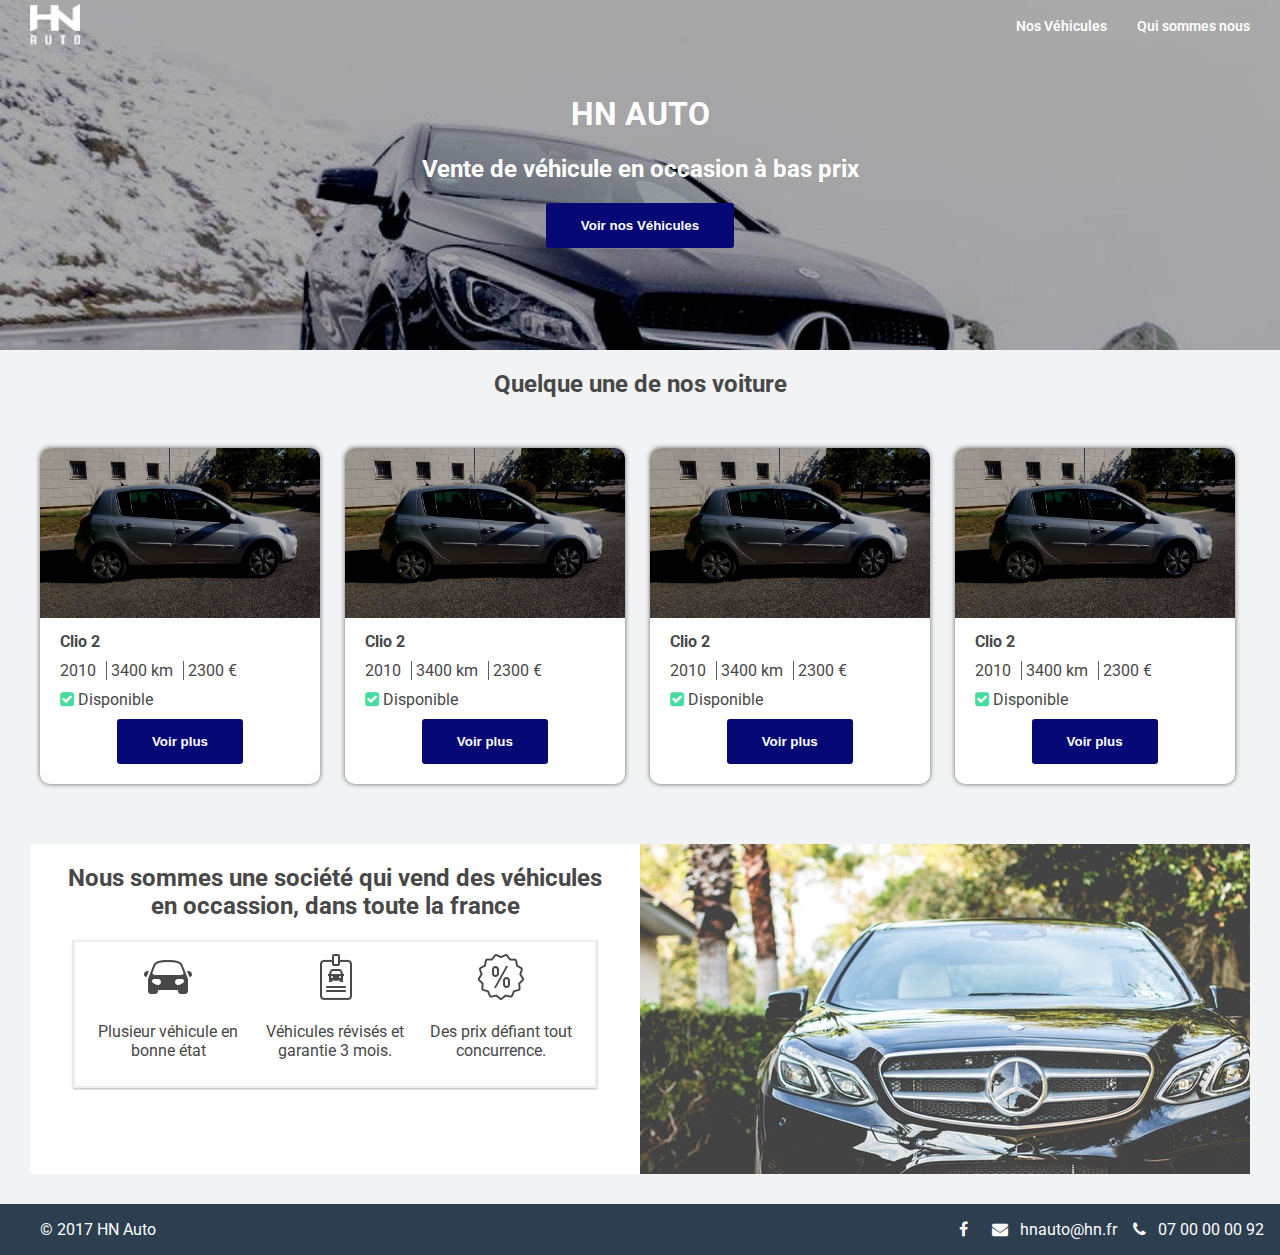
<file: index.html>
<!DOCTYPE html>
<html lang="en">
<head>
    <meta charset="UTF-8">
    <meta name="viewport" content="width=device-width, initial-scale=1.0">
    <meta http-equiv="X-UA-Compatible" content="ie=edge">
    <link rel="stylesheet" href="https://maxcdn.bootstrapcdn.com/font-awesome/4.5.0/css/font-awesome.min.css">
    <link rel="stylesheet" href="css/style.css">
    <link href="https://fonts.googleapis.com/css?family=Roboto" rel="stylesheet">
    <script src="https://cdnjs.cloudflare.com/ajax/libs/jquery/3.2.1/jquery.min.js"></script>
    <script src="script/burger.js"></script>
    <title>Document</title>
</head>
<body>
<header class="header-hp">
    <nav class="nav-hp">
        <div class="logo">
            <img src="img/logo.png" alt="">
        </div>
        <ul class="menu">
            <li><a href="voiture.html">Nos Véhicules</a></li>
            <li><a href="index.html">Qui sommes nous</a></li>
        </ul>
        <div class="burger-button">
                <span class="burger-top"></span>
                <span class="burger-middle"></span>
                <span class="burger-bottom"></span>
        </div>
        <div class="burger-menu">
        <ul>
            <li>
            <a href="voiture.html">Nos véhicules</a>
            </li>
            <li>
            <a href="index.htmt">Qui sommes nous</a>
            </li>
        <ul>
        </div>
    </nav>
    <div class="title">
        <h1>HN AUTO</h1>
        <h2>Vente de véhicule en occasion à bas prix</h2>
        <div class="content-btn">
            <a href="voiture.html"><button>Voir nos Véhicules</button></a>
        </div>
    </div>
</header>
<div>
    <h2>Quelque une de nos voiture</h2>     
</div>
<div class="row container">
    <div class="col-l-3 col-m-6 col-s-12">
        <div class="content-voiture">
            <div>
                <img src="img/clio3.jpeg" alt="">
            </div>
            <div class="content-info">
                <div class="name-car">Clio 2</div>
                <div class="info-car">
                    <span>2010</span>
                    <span>3400 km</span>
                    <span>2300 €</span>
                </div>
                <div>
                    <i class="fa fa-check-square" aria-hidden="true"></i>
                    Disponible
                </div>
                <div class="content-btn">
                    <a href="voiture.html"><button>Voir plus</button></a>
                </div>
            </div>
             
        </div>
    </div>
    <div class="col-l-3 col-m-6 col-s-12">
            <div class="content-voiture">
                <div>
                    <img src="img/clio3.jpeg" alt="">
                </div>
                <div class="content-info">
                    <div class="name-car">Clio 2</div>
                    <div class="info-car">
                        <span>2010</span>
                        <span>3400 km</span>
                        <span>2300 €</span>
                    </div>
                    <div>
                        <i class="fa fa-check-square" aria-hidden="true"></i>
                        Disponible
                    </div>
                    <div class="content-btn">
                        <a href="voiture.html"><button>Voir plus</button></a>
                    </div>
                </div>
                    
            </div>
    </div>
    <div class="col-l-3 col-m-6 col-s-12">
            <div class="content-voiture">
                <div>
                    <img src="img/clio3.jpeg" alt="">
                </div>
                <div class="content-info">
                    <div class="name-car">Clio 2</div>
                    <div class="info-car">
                        <span>2010</span>
                        <span>3400 km</span>
                        <span>2300 €</span>
                    </div>
                    <div>
                        <i class="fa fa-check-square" aria-hidden="true"></i>
                        Disponible
                    </div>
                    <div class="content-btn">
                        <a href="voiture.html"><button>Voir plus</button></a>
                    </div>
                </div>
                    
            </div>
    </div>
    <div class="col-l-3 col-m-6 col-s-12">
            <div class="content-voiture">
                <div>
                    <img src="img/clio3.jpeg" alt="">
                </div>
                <div class="content-info">
                    <div class="name-car">Clio 2</div>
                    <div class="info-car">
                        <span>2010</span>
                        <span>3400 km</span>
                        <span>2300 €</span>
                    </div>
                    <div>
                        <i class="fa fa-check-square" aria-hidden="true"></i>
                        Disponible
                    </div>
                    <div class="content-btn">
                        <a href="voiture.html"><button>Voir plus</button></a>
                    </div>
                </div>
                    
            </div>
    </div>
</div>

<div class="row wrap-content">
    <div class=" col-l-6 col-m-12 container-we-are">
        <h2>Nous sommes une société qui vend des véhicules en occassion, dans toute la france</h2>
        <div class="wrap-we-are">
            <div class="row content-presa">
                <div class="col-l-4">
                    <img src="img/icon-car.png" alt="">
                    <p>Plusieur véhicule en bonne état</p>
                </div>
                <div class="col-l-4">
                    <img src="img/icon1.png" alt="">
                    <p>Véhicules révisés et garantie 3 mois.</p>
                </div>
                <div class="col-l-4">
                    <img src="img/icon-price.png" alt="">
                    <p>Des prix défiant tout concurrence.</p>
                </div>
            </div>      
        </div>
    </div>
    <div class="col-l-6 col-m-12 block-img">
        <img src="img/saraya.jpg" alt="">
    </div>
</div>
<footer>
    <div class="footer">
        <ul>
            <li>© 2017 HN Auto</li>
        </ul>
        <ul>
            <li>
                <i class="fa fa-facebook" aria-hidden="true"></i></a>
            </li>
            <li>
                <i class="fa fa-envelope" aria-hidden="true"></i> hnauto@hn.fr
            </li>
            <li>
                <i class="fa fa-phone" aria-hidden="true"></i> 07 00 00 00 92
            </li>
        </ul>
    </div>
</footer>
</body>

</html>
</file>
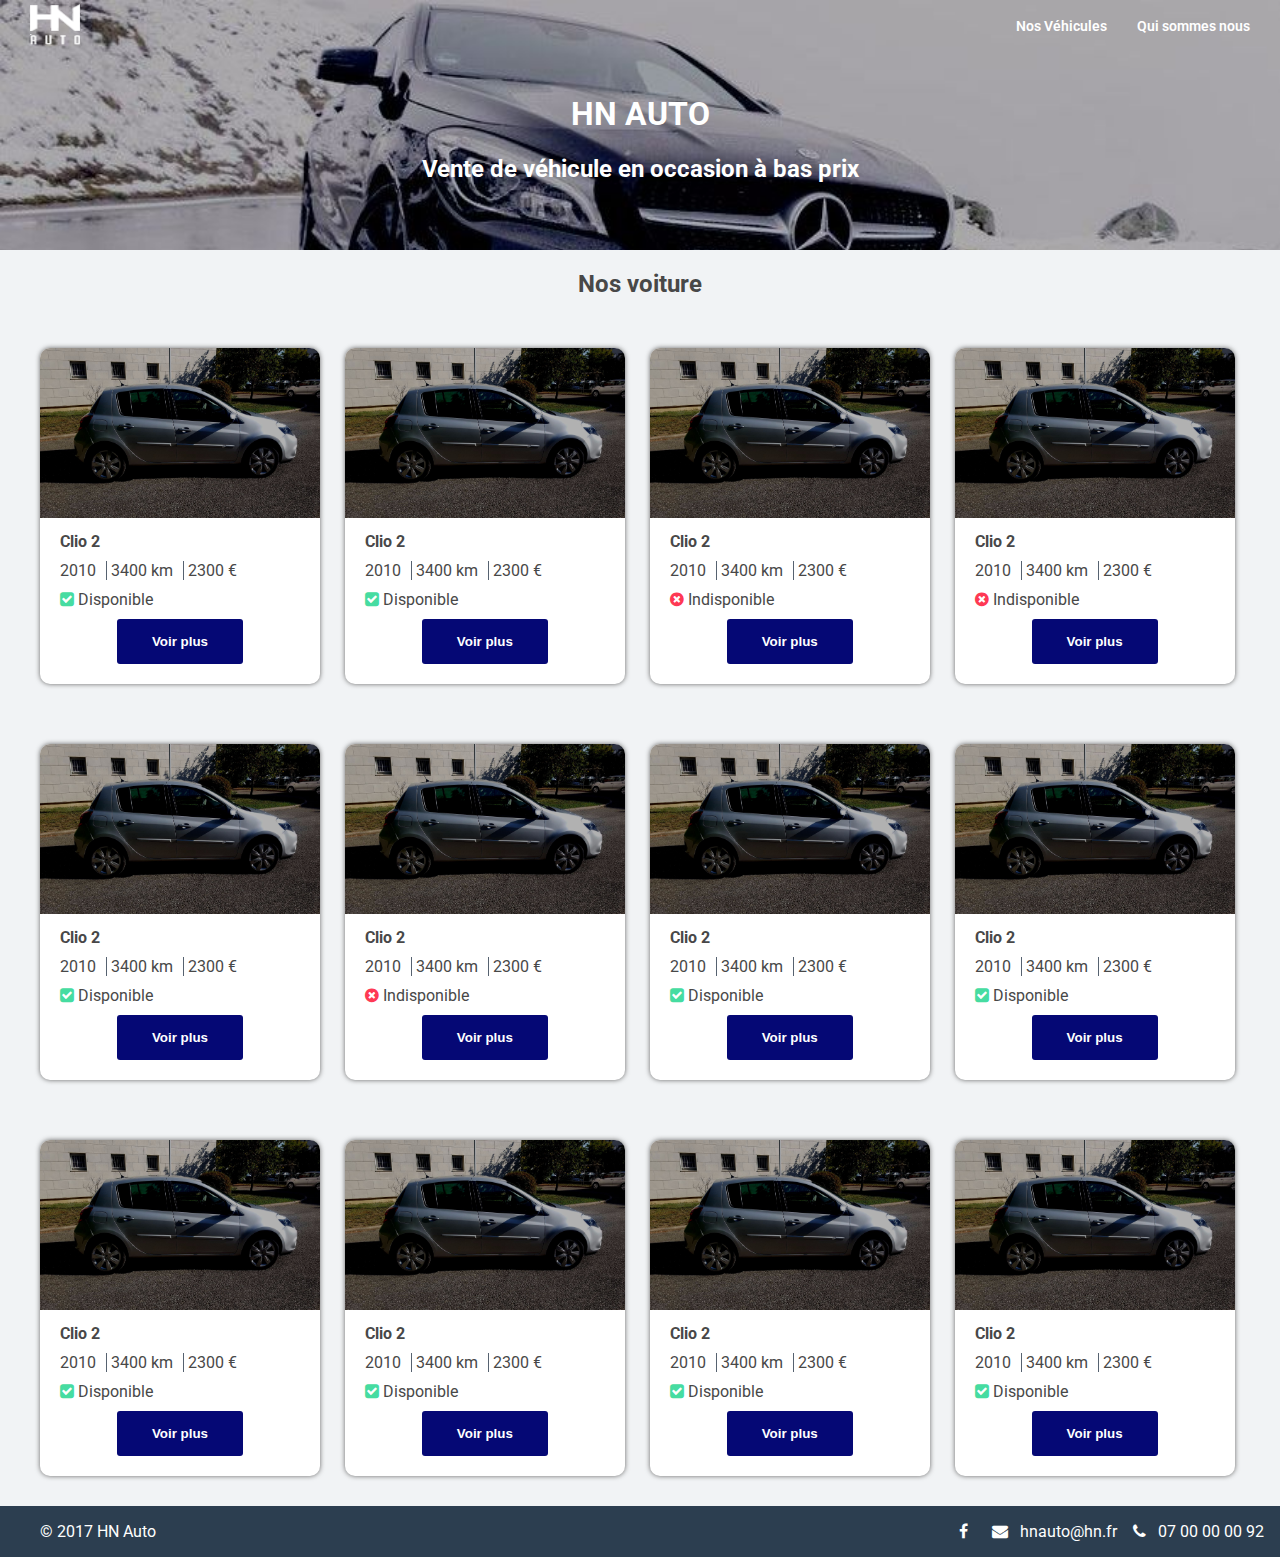
<file: voiture.html>
<!DOCTYPE html>
<html lang="en">
<head>
    <meta charset="UTF-8">
    <meta name="viewport" content="width=device-width, initial-scale=1.0">
    <meta http-equiv="X-UA-Compatible" content="ie=edge">
    <link rel="stylesheet" href="https://maxcdn.bootstrapcdn.com/font-awesome/4.5.0/css/font-awesome.min.css">
    <link rel="stylesheet" href="css/style.css">
    <link href="https://fonts.googleapis.com/css?family=Roboto" rel="stylesheet">
    <script src="https://cdnjs.cloudflare.com/ajax/libs/jquery/3.2.1/jquery.min.js"></script>
    <script src="script/burger.js"></script>
    <title>Document</title>
</head>
<body>
    <header class="head-page">
        <nav class="nav-page">
            <div class="logo">
                <img src="img/logo.png" alt="">
            </div>
            <ul class="menu">
                <li><a href="voiture.html">Nos Véhicules</a></li>
                <li><a href="index.html">Qui sommes nous</a></li>
            </ul>
            <div class="burger-button">
                    <span class="burger-top"></span>
                    <span class="burger-middle"></span>
                    <span class="burger-bottom"></span>
            </div>
            <div class="burger-menu">
            <ul>
                <li>
                <a href="vehicule.html">Nos véhicules</a>
                </li>
                <li>
                <a href="index.html">Qui sommes nous</a>
                </li>
            <ul>
            </div>
        </nav> 
        <div class="title">
            <h1>HN AUTO</h1>
            <h2>Vente de véhicule en occasion à bas prix</h2>
            
        </div>
    </header>
    <div>
        <h2>Nos voiture</h2>
    </div>
    <div class="row container">
            <div class="col-l-3 col-m-6 col-s-12">
                <div class="content-voiture">
                    <div>
                        <img src="img/clio3.jpeg" alt="">
                    </div>
                    <div class="content-info">
                        <div class="name-car">Clio 2</div>
                        <div class="info-car">
                            <span>2010</span>
                            <span>3400 km</span>
                            <span>2300 €</span>
                        </div>
                        <div>
                            <i class="fa fa-check-square" aria-hidden="true"></i>
                            Disponible
                        </div>
                        <div class="content-btn">
                            <a href="detail.html"><button>Voir plus</button></a>
                        </div>
                    </div>
                     
                </div>
            </div>
            <div class="col-l-3 col-m-6 col-s-12">
                    <div class="content-voiture">
                        <div>
                            <img src="img/clio3.jpeg" alt="">
                        </div>
                        <div class="content-info">
                            <div class="name-car">Clio 2</div>
                            <div class="info-car">
                                <span>2010</span>
                                <span>3400 km</span>
                                <span>2300 €</span>
                            </div>
                            <div>
                                <i class="fa fa-check-square" aria-hidden="true"></i>
                                Disponible
                            </div>
                            <div class="content-btn">
                                <a href="detail.html"><button>Voir plus</button></a>
                            </div>
                        </div>
                            
                    </div>
            </div>
            <div class="col-l-3 col-m-6 col-s-12">
                    <div class="content-voiture">
                        <div>
                            <img src="img/clio3.jpeg" alt="">
                        </div>
                        <div class="content-info">
                            <div class="name-car">Clio 2</div>
                            <div class="info-car">
                                <span>2010</span>
                                <span>3400 km</span>
                                <span>2300 €</span>
                            </div>
                            <div>
                                <i class="fa fa-times-circle" aria-hidden="true"></i>                                
                                Indisponible
                            </div>
                            <div class="content-btn">
                                <button>Voir plus</button>
                            </div>
                        </div>
                            
                    </div>
            </div>
            <div class="col-l-3 col-m-6 col-s-12">
                    <div class="content-voiture">
                        <div>
                            <img src="img/clio3.jpeg" alt="">
                        </div>
                        <div class="content-info">
                            <div class="name-car">Clio 2</div>
                            <div class="info-car">
                                <span>2010</span>
                                <span>3400 km</span>
                                <span>2300 €</span>
                            </div>
                            <div>
                                <i class="fa fa-times-circle" aria-hidden="true"></i>                                
                                Indisponible
                            </div>
                            <div class="content-btn">
                                <button>Voir plus</button>
                            </div>
                        </div>
                            
                    </div>
            </div>
        </div>
        <div class="row container">
            <div class="col-l-3 col-m-6 col-s-12">
                <div class="content-voiture">
                    <div>
                        <img src="img/clio3.jpeg" alt="">
                    </div>
                    <div class="content-info">
                        <div class="name-car">Clio 2</div>
                        <div class="info-car">
                            <span>2010</span>
                            <span>3400 km</span>
                            <span>2300 €</span>
                        </div>
                        <div>
                            <i class="fa fa-check-square" aria-hidden="true"></i>
                            Disponible
                        </div>
                        <div class="content-btn">
                            <button>Voir plus</button>
                        </div>
                    </div>
                        
                </div>
            </div>
            <div class="col-l-3 col-m-6 col-s-12">
                    <div class="content-voiture">
                        <div>
                            <img src="img/clio3.jpeg" alt="">
                        </div>
                        <div class="content-info">
                            <div class="name-car">Clio 2</div>
                            <div class="info-car">
                                <span>2010</span>
                                <span>3400 km</span>
                                <span>2300 €</span>
                            </div>
                            <div>
                                <i class="fa fa-times-circle" aria-hidden="true"></i>                                
                                Indisponible
                            </div>
                            <div class="content-btn">
                                <button>Voir plus</button>
                            </div>
                        </div>
                            
                    </div>
            </div>
            <div class="col-l-3 col-m-6 col-s-12">
                    <div class="content-voiture">
                        <div>
                            <img src="img/clio3.jpeg" alt="">
                        </div>
                        <div class="content-info">
                            <div class="name-car">Clio 2</div>
                            <div class="info-car">
                                <span>2010</span>
                                <span>3400 km</span>
                                <span>2300 €</span>
                            </div>
                            <div>
                                <i class="fa fa-check-square" aria-hidden="true"></i>
                                Disponible
                            </div>
                            <div class="content-btn">
                                <button>Voir plus</button>
                            </div>
                        </div>
                            
                    </div>
            </div>
            <div class="col-l-3 col-m-6 col-s-12">
                    <div class="content-voiture">
                        <div>
                            <img src="img/clio3.jpeg" alt="">
                        </div>
                        <div class="content-info">
                            <div class="name-car">Clio 2</div>
                            <div class="info-car">
                                <span>2010</span>
                                <span>3400 km</span>
                                <span>2300 €</span>
                            </div>
                            <div>
                                <i class="fa fa-check-square" aria-hidden="true"></i>
                                Disponible
                            </div>
                            <div class="content-btn">
                                <button>Voir plus</button>
                            </div>
                        </div>
                            
                    </div>
            </div>
        </div>
        <div class="row container">
                <div class="col-l-3 col-m-6 col-s-12">
                    <div class="content-voiture">
                        <div>
                            <img src="img/clio3.jpeg" alt="">
                        </div>
                        <div class="content-info">
                            <div class="name-car">Clio 2</div>
                            <div class="info-car">
                                <span>2010</span>
                                <span>3400 km</span>
                                <span>2300 €</span>
                            </div>
                            <div>
                                <i class="fa fa-check-square" aria-hidden="true"></i>
                                Disponible
                            </div>
                            <div class="content-btn">
                                <button>Voir plus</button>
                            </div>
                        </div>
                            
                    </div>
                </div>
                <div class="col-l-3 col-m-6 col-s-12">
                        <div class="content-voiture">
                            <div>
                                <img src="img/clio3.jpeg" alt="">
                            </div>
                            <div class="content-info">
                                <div class="name-car">Clio 2</div>
                                <div class="info-car">
                                    <span>2010</span>
                                    <span>3400 km</span>
                                    <span>2300 €</span>
                                </div>
                                <div>
                                    <i class="fa fa-check-square" aria-hidden="true"></i>
                                    Disponible
                                </div>
                                <div class="content-btn">
                                    <button>Voir plus</button>
                                </div>
                            </div>
                                
                        </div>
                </div>
                <div class="col-l-3 col-m-6 col-s-12">
                        <div class="content-voiture">
                            <div>
                                <img src="img/clio3.jpeg" alt="">
                            </div>
                            <div class="content-info">
                                <div class="name-car">Clio 2</div>
                                <div class="info-car">
                                    <span>2010</span>
                                    <span>3400 km</span>
                                    <span>2300 €</span>
                                </div>
                                <div>
                                    <i class="fa fa-check-square" aria-hidden="true"></i>
                                    Disponible
                                </div>
                                <div class="content-btn">
                                    <button>Voir plus</button>
                                </div>
                            </div>
                                
                        </div>
                </div>
                <div class="col-l-3 col-m-6 col-s-12">
                        <div class="content-voiture">
                            <div>
                                <img src="img/clio3.jpeg" alt="">
                            </div>
                            <div class="content-info">
                                <div class="name-car">Clio 2</div>
                                <div class="info-car">
                                    <span>2010</span>
                                    <span>3400 km</span>
                                    <span>2300 €</span>
                                </div>
                                <div>
                                    <i class="fa fa-check-square" aria-hidden="true"></i>
                                    Disponible
                                </div>
                                <div class="content-btn">
                                    <button>Voir plus</button>
                                </div>
                            </div>
                                
                        </div>
                </div>
            </div>
    <footer>
        <div class="footer">
            <ul>
                <li>© 2017 HN Auto</li>
            </ul>
            <ul>
                <li>
                    <i class="fa fa-facebook" aria-hidden="true"></i></a>
                </li>
                <li>
                    <i class="fa fa-envelope" aria-hidden="true"></i> hnauto@hn.fr
                </li>
                <li>
                    <i class="fa fa-phone" aria-hidden="true"></i> 07 00 00 00 92
                </li>
            </ul>
        </div>
    </footer>
</body>
</html>
</file>
<file: css/style.css>
footer .footer {
  display: flex;
  justify-content: space-between;
  background-color: #2C3E50;
  color: white; }
  @media screen and (max-width: 450px) {
    footer .footer {
      display: block;
      text-align: center;
      padding-bottom: 10px; } }
  footer .footer ul {
    display: flex; }
    @media screen and (max-width: 450px) {
      footer .footer ul {
        display: block;
        margin: 0; } }
    footer .footer ul li {
      list-style: none;
      padding-right: 1em; }
      @media screen and (max-width: 450px) {
        footer .footer ul li {
          padding-top: 0.5em; } }
      footer .footer ul li i {
        padding-right: 0.5em; }

header.head-page {
  background: url(../img/voiture-nav.jpeg);
  background-size: cover;
  height: 250px; }
header.header-hp {
  background: url(../img/car.jpeg);
  background-size: cover;
  text-align: center;
  height: 350px; }
header nav {
  display: flex;
  justify-content: space-between;
  /*&.nav-page{
      i{
       padding-top: 15px;
       color: $blue;
       font-size: 25px;
      }
      .menu {
          li{
              a{
               color: $blue;
               text-decoration: none;
              } 
          }
      }
  }*/ }
  header nav .logo {
    padding-left: 30px; }
  header nav .menu {
    display: flex;
    list-style: none; }
    header nav .menu li {
      padding-right: 30px; }
      header nav .menu li a {
        color: white;
        text-decoration: none;
        font-weight: 600;
        font-size: 14px; }
        header nav .menu li a:hover {
          padding-bottom: 5px;
          border-bottom: 3px solid #FE3954; }
    @media screen and (max-width: 768px) {
      header nav .menu {
        display: none; } }
header .title {
  padding: 20px;
  text-align: center; }
  header .title h1 {
    color: white; }
  header .title h2 {
    color: white; }

.container {
  padding: 20px 30px; }

.content-voiture {
  margin: 10px;
  background: white;
  max-width: 280px;
  box-shadow: 0px 0px 5px 0px #656565;
  border-radius: 10px;
  overflow: hidden; }
  .content-voiture img {
    max-width: 280px;
    width: 100%;
    height: 170px; }
  .content-voiture .content-info {
    padding: 10px 20px; }
    .content-voiture .content-info .name-car {
      font-weight: 700; }
    .content-voiture .content-info .info-car {
      padding: 10px 0; }
      .content-voiture .content-info .info-car span:not(:last-child) {
        border-right: 1.5px solid #566270;
        padding-right: 10px; }
    .content-voiture .content-info .content-btn {
      text-align: center;
      margin: 10px; }
      .content-voiture .content-info .content-btn button {
        padding: 15px 35px; }
  .content-voiture .fa-check-square {
    color: #46DCA1; }
  .content-voiture .fa-times-circle {
    color: #FE3954; }

.block-form {
  background: white;
  margin-left: 30px;
  margin-top: 50px;
  max-width: 400px;
  margin-right: 30px;
  padding: 1em;
  box-shadow: 0px 0px 5px 0px #656565; }
  @media screen and (max-width: 400px) {
    .block-form {
      max-width: 280px;
      margin: 0; } }
  .block-form h4 {
    text-align: center; }
  .block-form form {
    padding: 0 20px;
    /*label{
        display: block;
    }
    /*input[type="text"]{
        width: 100%;
        background: #e6e6e6;
        border: none;
        padding: 10px 0;
    }*/ }
    .block-form form .btn {
      background: #050875;
      width: 100%;
      color: white;
      padding: 15px; }
      .block-form form .btn:hover {
        background: rgba(5, 8, 117, 0.83);
        color: white;
        padding: 15px; }

.content-form {
  display: flex;
  justify-content: center; }

.wrapper {
  padding: 0 30px;
  max-width: 700px;
  margin: auto;
  margin-top: 50px; }

.carousel-container {
  margin: 5px auto;
  height: 100%;
  padding-top: 50%;
  border: none;
  overflow: hidden;
  position: relative; }

.carousel {
  position: absolute;
  top: 0;
  left: 0;
  height: 100%;
  margin: 0;
  background-color: transparent;
  padding: 0;
  white-space: nowrap;
  z-index: 1; }

.carousel li {
  list-style-type: none;
  display: inline-block;
  height: 100%;
  width: 100%;
  margin: 0;
  padding: 0; }

.carousel li img {
  height: 100%;
  width: 100%; }

.thumbnails {
  position: relative;
  margin: auto;
  text-align: center;
  padding: 0; }
  @media screen and (max-width: 400px) {
    .thumbnails {
      display: none; } }

.thumbnails li {
  display: inline-block;
  list-style-type: none;
  max-width: 100px;
  padding: 0;
  border: none;
  margin: 5px;
  transition: 0.25s;
  box-sizing: border-box; }

.thumbnails li img {
  height: 100%;
  width: 100%;
  vertical-align: text-bottom; }

.thumbnails li.active, .thumbnails li:hover {
  border: 2px #0C9A8B solid; }

.arrow {
  z-index: 10;
  position: absolute;
  padding: 0 5px;
  top: 0;
  height: 100%;
  cursor: pointer; }

.arrow i:hover {
  color: #fff; }

.arrow i {
  position: relative;
  top: 50%;
  transform: translateY(-50%);
  color: #666;
  opacity: 0.7; }

.right-arrow {
  right: 0; }

div.ui-loader {
  display: none; }

.modal {
  background-color: white;
  border: 1px solid #4F86C6;
  position: fixed;
  top: 50%;
  left: 50%;
  width: 400px;
  height: 200px;
  margin-left: -200px;
  margin-top: -150px;
  padding: 50px;
  border-radius: 5px;
  z-index: 100;
  opacity: 0;
  transition: 0.5s ease-out;
  transform: translateY(0); }

.open-modal, .btn {
  background-color: #4F86C6;
  border: none;
  border-radius: 4px;
  color: #fff;
  outline: none;
  padding: 10px 40px;
  text-transform: uppercase; }

.modal p {
  border-bottom: 1px solid grey;
  display: flex;
  justify-content: space-between; }

.mask {
  position: fixed;
  top: 0;
  left: 0;
  width: 100%;
  height: 100%;
  background: rgba(153, 153, 153, 0.27);
  z-index: 50;
  visibility: hidden;
  opacity: 0;
  transition: 0.7s; }

.active {
  visibility: visible;
  opacity: 1; }

.active + .modal {
  visibility: visible;
  opacity: 1;
  transform: translateY(0); }

.section-detail {
  background: white;
  padding-bottom: 30px;
  margin: 30px;
  box-shadow: 0px 0px 5px 3px #e6e6e6; }

.block-detail {
  margin-top: 50px;
  padding: 1em; }
  .block-detail .title-detail {
    display: flex;
    justify-content: space-between;
    font-weight: 700;
    font-size: 23px; }
  .block-detail ul li span {
    font-weight: 700; }

.row, .column {
  display: flex; }

.column {
  flex-direction: column; }

.row {
  flex-wrap: wrap; }

@media only screen and (min-width: 768px) {
  .col-l-1 {
    width: 8.33%; }

  .col-l-2 {
    width: 16.66%; }

  .col-l-3 {
    width: 24.99%; }

  .col-l-4 {
    width: 33.32%; }

  .col-l-5 {
    width: 41.65%; }

  .col-l-6 {
    width: 50%; }

  .col-l-7 {
    width: 58.33%; }

  .col-l-8 {
    width: 66.66%; }

  .col-l-9 {
    width: 74.99%; }

  .col-l-10 {
    width: 83.32%; }

  .col-l-11 {
    width: 91.65%; }

  .col-l-12 {
    width: 100%; }

  .col-offset-l-1 {
    margin-left: 8.33%; }

  .col-offset-l-2 {
    margin-left: 16.66%; }

  .col-offset-l-3 {
    margin-left: 24.99%; }

  .col-offset-l-4 {
    margin-left: 33.32%; }

  .col-offset-l-5 {
    margin-left: 41.65%; }

  .col-offset-l-6 {
    margin-left: 50%; }

  .col-offset-l-7 {
    margin-left: 58.33%; }

  .col-offset-l-8 {
    margin-left: 66.66%; }

  .col-offset-l-9 {
    margin-left: 74.99%; }

  .col-offset-l-10 {
    margin-left: 83.32%; }

  .col-offset-l-11 {
    margin-left: 91.65%; }

  .col-offset-l-12 {
    margin-left: 100%; } }
@media only screen and (max-width: 800px) and (min-width: 360px) {
  .col-m-1 {
    width: 8.33%; }

  .col-m-2 {
    width: 16.66%; }

  .col-m-3 {
    width: 24.99%; }

  .col-m-4 {
    width: 33.32%; }

  .col-m-5 {
    width: 41.65%; }

  .col-m-6 {
    width: 50%; }

  .col-m-7 {
    width: 58.33%; }

  .col-m-8 {
    width: 66.66%; }

  .col-m-9 {
    width: 74.99%; }

  .col-m-10 {
    width: 83.32%; }

  .col-m-11 {
    width: 91.65%; }

  .col-m-12 {
    width: 100%; }

  .col-offset-m-1 {
    margin-left: 8.33%; }

  .col-offset-m-2 {
    margin-left: 16.66%; }

  .col-offset-m-3 {
    margin-left: 24.99%; }

  .col-m-4 {
    margin-left: 33.32%; }

  .col-offset-m-5 {
    margin-left: 41.65%; }

  .col-offset-m-6 {
    margin-left: 50%; }

  .col-offset-m-7 {
    margin-left: 58.33%; }

  .col-offset-m-8 {
    margin-left: 66.66%; }

  .col-offset-m-9 {
    margin-left: 74.99%; }

  .col-offset-m-10 {
    margin-left: 83.32%; }

  .col-offset-m-11 {
    margin-left: 91.65%; }

  .col-offset-m-12 {
    margin-left: 100%; } }
@media only screen and (max-width: 400px) {
  .col-s-1 {
    width: 8.33%; }

  .col-s-2 {
    width: 16.66%; }

  .col-s-3 {
    width: 24.99%; }

  .col-s-4 {
    width: 33.32%; }

  .col-s-5 {
    width: 41.65%; }

  .col-s-6 {
    width: 50%; }

  .col-s-7 {
    width: 58.33%; }

  .col-s-8 {
    width: 66.66%; }

  .col-s-9 {
    width: 74.99%; }

  .col-s-10 {
    width: 83.32%; }

  .col-s-11 {
    width: 91.65%; }

  .col-s-12 {
    width: 100%; }

  .col-offset-s-1 {
    margin-left: 8.33%; }

  .col-offset-s-2 {
    margin-left: 16.66%; }

  .col-offset-s-3 {
    margin-left: 24.99%; }

  .col-offset-s-4 {
    margin-left: 33.32%; }

  .col-offset-s-5 {
    margin-left: 41.65%; }

  .col-offset-s-6 {
    margin-left: 50%; }

  .col-offset-s-7 {
    margin-left: 58.33%; }

  .col-offset-s-8 {
    margin-left: 66.66%; }

  .col-offset-s-9 {
    margin-left: 74.99%; }

  .col-offset-s-10 {
    margin-left: 83.32%; }

  .col-offset-s-11 {
    margin-left: 91.65%; }

  .col-offset-s-12 {
    margin-left: 100%; } }
button {
  background-color: #050875;
  border: none;
  color: white;
  padding: 15px 35px;
  border-radius: 3px;
  font-weight: 700;
  cursor: pointer; }
  button:hover {
    background: rgba(5, 8, 117, 0.83); }

.presentation .we-are {
  text-align: center; }

h2 {
  text-align: center;
  padding: 0 2em; }

.wrap-content {
  margin: 30px;
  overflow: hidden; }
  .wrap-content .container-we-are {
    background: white; }
    .wrap-content .container-we-are h2 {
      text-align: center;
      padding: 0 1em; }
    @media screen and (min-width: 768px) {
      .wrap-content .container-we-are {
        max-height: 330px; } }
    .wrap-content .container-we-are .wrap-we-are {
      display: flex;
      justify-content: center;
      padding: 0 30px 30px 30px; }
      .wrap-content .container-we-are .wrap-we-are .content-presa {
        text-align: center;
        max-width: 500px;
        overflow: hidden;
        padding: 10px;
        border: 2px solid #eee;
        box-shadow: 0px 1px 2px 0px rgba(0, 0, 0, 0.3); }
  .wrap-content .block-img {
    overflow: hidden;
    max-height: 330px; }

.burger-button {
  visibility: hidden;
  position: absolute;
  top: 2vh;
  right: 2vh;
  z-index: 9999999999;
  padding: 8px; }
  @media screen and (max-width: 768px) {
    .burger-button {
      visibility: visible; } }
  .burger-button span {
    width: 25px;
    border: 2px solid white;
    background-color: white;
    display: block;
    border-radius: 22px;
    transition: 2s; }
  .burger-button.active span {
    border-color: #050875;
    background-color: #050875; }
  .burger-button.active .burger-top {
    position: absolute;
    top: 8px;
    transform: rotateZ(45deg); }
  .burger-button.active .burger-bottom {
    position: absolute;
    bottom: 8px;
    transform: rotateZ(-45deg); }
  .burger-button.active .burger-middle {
    transform: rotateZ(270deg);
    border-color: rgba(0, 0, 0, 0);
    background-color: rgba(0, 0, 0, 0); }
  .burger-button .burger-top, .burger-button .burger-bottom {
    position: absolute; }
  .burger-button .burger-top {
    top: 02px; }
  .burger-button .burger-bottom {
    bottom: 02px; }

.burger-menu {
  display: none;
  position: fixed;
  top: 0;
  left: 0;
  right: 0;
  bottom: 0;
  background-color: #f9f9f9;
  padding: 5px;
  box-shadow: 0px 2px 8px 0px rgba(0, 0, 0, 0.1);
  z-index: 99999999; }

.burger-menu a {
  text-decoration: none;
  padding: 15px 11px;
  font-size: 20px;
  font-weight: 300;
  color: #484848;
  display: block;
  padding: 5px 15px;
  text-align: center;
  white-space: nowrap; }

.burger-menu li {
  list-style: none; }

body {
  margin: 0;
  padding: 0;
  font-family: 'Roboto', sans-serif;
  background: #F1F3F5;
  color: #484848; }

/*# sourceMappingURL=style.css.map */
</file>
